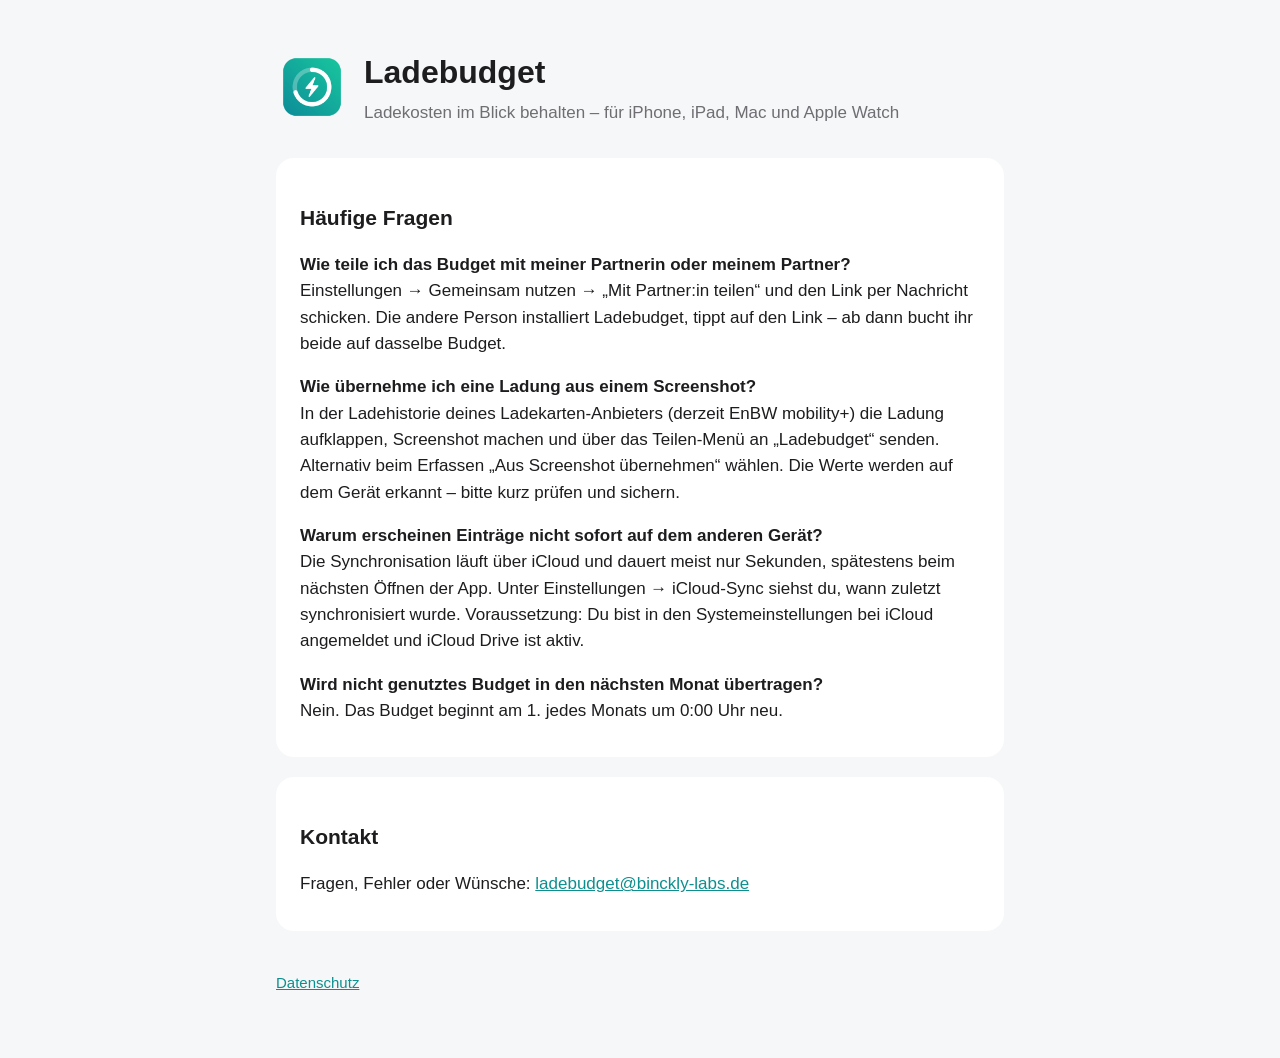
<file: index.html>
<!doctype html>
<html lang="de">
<head>
  <meta charset="utf-8">
  <meta name="viewport" content="width=device-width, initial-scale=1">
  <title>Ladebudget – Support</title>
  <link rel="stylesheet" href="style.css">
</head>
<body>
<main>
  <header>
    <img src="icon.png" alt="">
    <div>
      <h1>Ladebudget</h1>
      <p class="subtitle">Ladekosten im Blick behalten – für iPhone, iPad, Mac und Apple Watch</p>
    </div>
  </header>

  <section class="card">
    <h2>Häufige Fragen</h2>
    <p><strong>Wie teile ich das Budget mit meiner Partnerin oder meinem Partner?</strong><br>
    Einstellungen → Gemeinsam nutzen → „Mit Partner:in teilen“ und den Link per Nachricht schicken. Die andere Person installiert Ladebudget, tippt auf den Link – ab dann bucht ihr beide auf dasselbe Budget.</p>

    <p><strong>Wie übernehme ich eine Ladung aus einem Screenshot?</strong><br>
    In der Ladehistorie deines Ladekarten-Anbieters (derzeit EnBW mobility+) die Ladung aufklappen, Screenshot machen und über das Teilen-Menü an „Ladebudget“ senden. Alternativ beim Erfassen „Aus Screenshot übernehmen“ wählen. Die Werte werden auf dem Gerät erkannt – bitte kurz prüfen und sichern.</p>

    <p><strong>Warum erscheinen Einträge nicht sofort auf dem anderen Gerät?</strong><br>
    Die Synchronisation läuft über iCloud und dauert meist nur Sekunden, spätestens beim nächsten Öffnen der App. Unter Einstellungen → iCloud-Sync siehst du, wann zuletzt synchronisiert wurde. Voraussetzung: Du bist in den Systemeinstellungen bei iCloud angemeldet und iCloud Drive ist aktiv.</p>

    <p><strong>Wird nicht genutztes Budget in den nächsten Monat übertragen?</strong><br>
    Nein. Das Budget beginnt am 1. jedes Monats um 0:00 Uhr neu.</p>
  </section>

  <section class="card">
    <h2>Kontakt</h2>
    <p>Fragen, Fehler oder Wünsche: <a href="mailto:ladebudget@binckly-labs.de">ladebudget@binckly-labs.de</a></p>
  </section>

  <nav><a href="datenschutz.html">Datenschutz</a></nav>
</main>
</body>
</html>
</file>
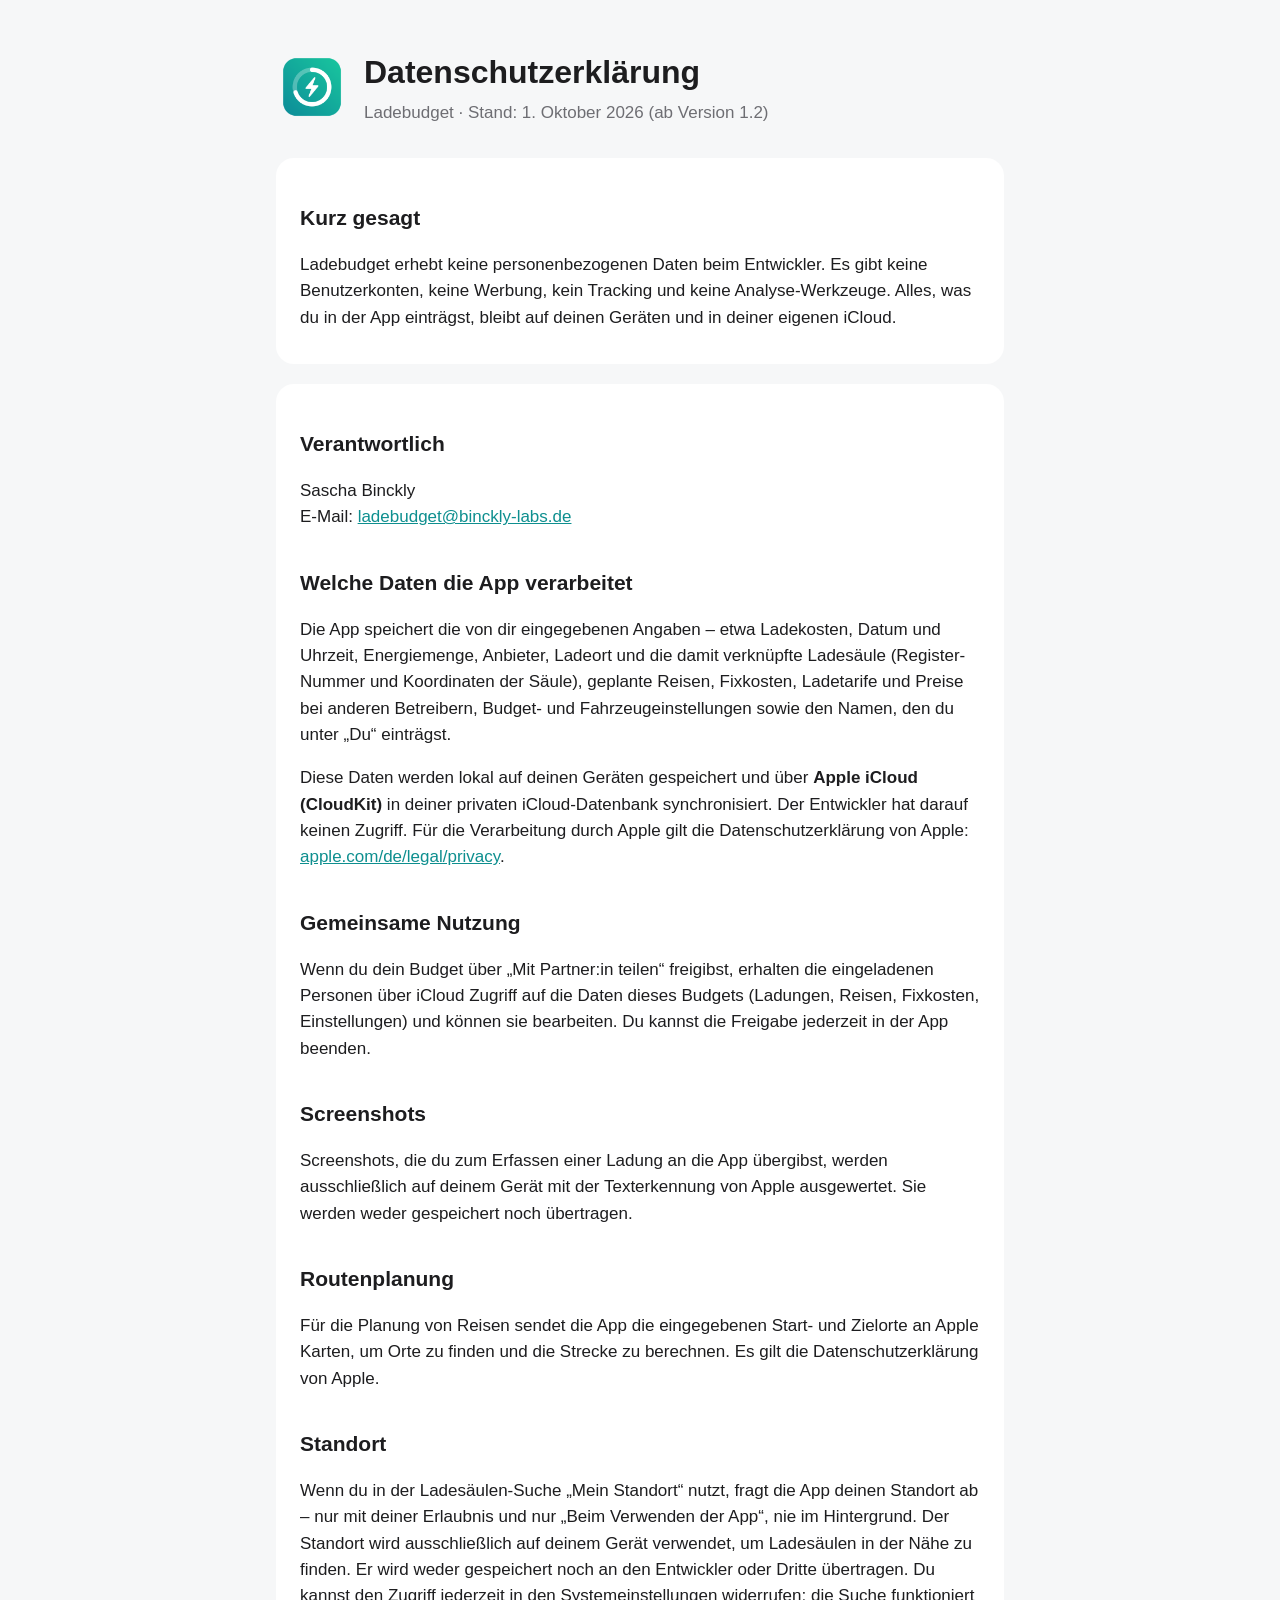
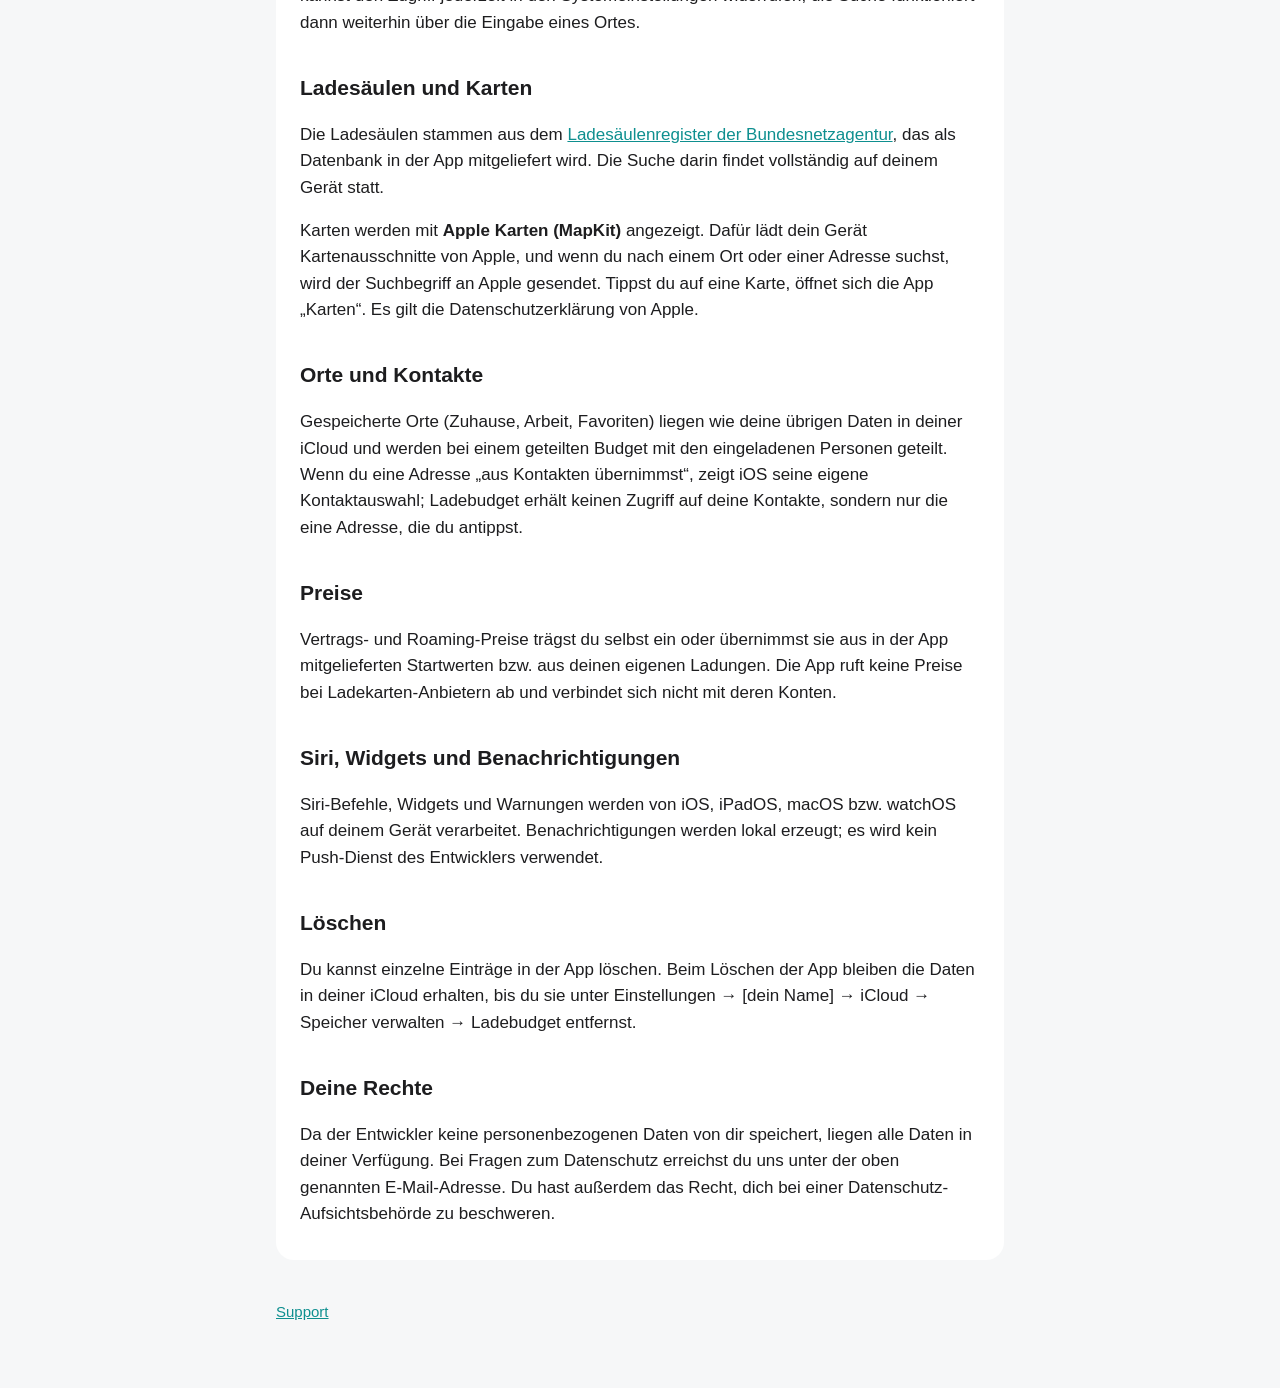
<file: datenschutz.html>
<!doctype html>
<html lang="de">
<head>
  <meta charset="utf-8">
  <meta name="viewport" content="width=device-width, initial-scale=1">
  <title>Ladebudget – Datenschutz</title>
  <link rel="stylesheet" href="style.css">
</head>
<body>
<main>
  <header>
    <img src="icon.png" alt="">
    <div>
      <h1>Datenschutzerklärung</h1>
      <p class="subtitle">Ladebudget · Stand: 1. Oktober 2026 (ab Version 1.2)</p>
    </div>
  </header>

  <section class="card">
    <h2>Kurz gesagt</h2>
    <p>Ladebudget erhebt keine personenbezogenen Daten beim Entwickler. Es gibt keine Benutzerkonten, keine Werbung, kein Tracking und keine Analyse-Werkzeuge. Alles, was du in der App einträgst, bleibt auf deinen Geräten und in deiner eigenen iCloud.</p>
  </section>

  <section class="card">
    <h2>Verantwortlich</h2>
    <p>Sascha Binckly<br>E-Mail: <a href="mailto:ladebudget@binckly-labs.de">ladebudget@binckly-labs.de</a></p>

    <h2>Welche Daten die App verarbeitet</h2>
    <p>Die App speichert die von dir eingegebenen Angaben – etwa Ladekosten, Datum und Uhrzeit, Energiemenge, Anbieter, Ladeort und die damit verknüpfte Ladesäule (Register-Nummer und Koordinaten der Säule), geplante Reisen, Fixkosten, Ladetarife und Preise bei anderen Betreibern, Budget- und Fahrzeugeinstellungen sowie den Namen, den du unter „Du“ einträgst.</p>
    <p>Diese Daten werden lokal auf deinen Geräten gespeichert und über <strong>Apple iCloud (CloudKit)</strong> in deiner privaten iCloud-Datenbank synchronisiert. Der Entwickler hat darauf keinen Zugriff. Für die Verarbeitung durch Apple gilt die Datenschutzerklärung von Apple: <a href="https://www.apple.com/de/legal/privacy/">apple.com/de/legal/privacy</a>.</p>

    <h2>Gemeinsame Nutzung</h2>
    <p>Wenn du dein Budget über „Mit Partner:in teilen“ freigibst, erhalten die eingeladenen Personen über iCloud Zugriff auf die Daten dieses Budgets (Ladungen, Reisen, Fixkosten, Einstellungen) und können sie bearbeiten. Du kannst die Freigabe jederzeit in der App beenden.</p>

    <h2>Screenshots</h2>
    <p>Screenshots, die du zum Erfassen einer Ladung an die App übergibst, werden ausschließlich auf deinem Gerät mit der Texterkennung von Apple ausgewertet. Sie werden weder gespeichert noch übertragen.</p>

    <h2>Routenplanung</h2>
    <p>Für die Planung von Reisen sendet die App die eingegebenen Start- und Zielorte an Apple Karten, um Orte zu finden und die Strecke zu berechnen. Es gilt die Datenschutzerklärung von Apple.</p>

    <h2>Standort</h2>
    <p>Wenn du in der Ladesäulen-Suche „Mein Standort“ nutzt, fragt die App deinen Standort ab – nur mit deiner Erlaubnis und nur „Beim Verwenden der App“, nie im Hintergrund. Der Standort wird ausschließlich auf deinem Gerät verwendet, um Ladesäulen in der Nähe zu finden. Er wird weder gespeichert noch an den Entwickler oder Dritte übertragen. Du kannst den Zugriff jederzeit in den Systemeinstellungen widerrufen; die Suche funktioniert dann weiterhin über die Eingabe eines Ortes.</p>

    <h2>Ladesäulen und Karten</h2>
    <p>Die Ladesäulen stammen aus dem <a href="https://www.bundesnetzagentur.de/DE/Fachthemen/ElektrizitaetundGas/E-Mobilitaet/DownloadundKontakt.html">Ladesäulenregister der Bundesnetzagentur</a>, das als Datenbank in der App mitgeliefert wird. Die Suche darin findet vollständig auf deinem Gerät statt.</p>
    <p>Karten werden mit <strong>Apple Karten (MapKit)</strong> angezeigt. Dafür lädt dein Gerät Kartenausschnitte von Apple, und wenn du nach einem Ort oder einer Adresse suchst, wird der Suchbegriff an Apple gesendet. Tippst du auf eine Karte, öffnet sich die App „Karten“. Es gilt die Datenschutzerklärung von Apple.</p>

    <h2>Orte und Kontakte</h2>
    <p>Gespeicherte Orte (Zuhause, Arbeit, Favoriten) liegen wie deine übrigen Daten in deiner iCloud und werden bei einem geteilten Budget mit den eingeladenen Personen geteilt. Wenn du eine Adresse „aus Kontakten übernimmst“, zeigt iOS seine eigene Kontaktauswahl; Ladebudget erhält keinen Zugriff auf deine Kontakte, sondern nur die eine Adresse, die du antippst.</p>

    <h2>Preise</h2>
    <p>Vertrags- und Roaming-Preise trägst du selbst ein oder übernimmst sie aus in der App mitgelieferten Startwerten bzw. aus deinen eigenen Ladungen. Die App ruft keine Preise bei Ladekarten-Anbietern ab und verbindet sich nicht mit deren Konten.</p>

    <h2>Siri, Widgets und Benachrichtigungen</h2>
    <p>Siri-Befehle, Widgets und Warnungen werden von iOS, iPadOS, macOS bzw. watchOS auf deinem Gerät verarbeitet. Benachrichtigungen werden lokal erzeugt; es wird kein Push-Dienst des Entwicklers verwendet.</p>

    <h2>Löschen</h2>
    <p>Du kannst einzelne Einträge in der App löschen. Beim Löschen der App bleiben die Daten in deiner iCloud erhalten, bis du sie unter Einstellungen → [dein Name] → iCloud → Speicher verwalten → Ladebudget entfernst.</p>

    <h2>Deine Rechte</h2>
    <p>Da der Entwickler keine personenbezogenen Daten von dir speichert, liegen alle Daten in deiner Verfügung. Bei Fragen zum Datenschutz erreichst du uns unter der oben genannten E-Mail-Adresse. Du hast außerdem das Recht, dich bei einer Datenschutz-Aufsichtsbehörde zu beschweren.</p>
  </section>

  <nav><a href="index.html">Support</a></nav>
</main>
</body>
</html>
</file>
<file: style.css>
:root { color-scheme: light dark; --bg: #f6f7f8; --card: #ffffff; --text: #1d1d1f; --muted: #6e6e73; --accent: #0e8f8f; }
@media (prefers-color-scheme: dark) { :root { --bg: #0f1112; --card: #1c1e20; --text: #f2f2f7; --muted: #a1a1a6; --accent: #3cc4b4; } }
* { box-sizing: border-box; }
body { margin: 0; background: var(--bg); color: var(--text); font: 17px/1.55 -apple-system, BlinkMacSystemFont, "SF Pro Text", "Helvetica Neue", sans-serif; }
main { max-width: 760px; margin: 0 auto; padding: 48px 16px 64px; }
header { display: flex; align-items: center; gap: 16px; margin-bottom: 32px; }
header img { width: 72px; height: 72px; border-radius: 16px; }
h1 { margin: 0; font-size: 32px; }
h2 { margin-top: 36px; font-size: 21px; }
.subtitle { margin: 2px 0 0; color: var(--muted); }
section.card { background: var(--card); border-radius: 18px; padding: 8px 24px 16px; margin-bottom: 20px; }
a { color: var(--accent); }
nav { margin-top: 40px; color: var(--muted); font-size: 15px; }
nav a { margin-right: 16px; }
</file>
